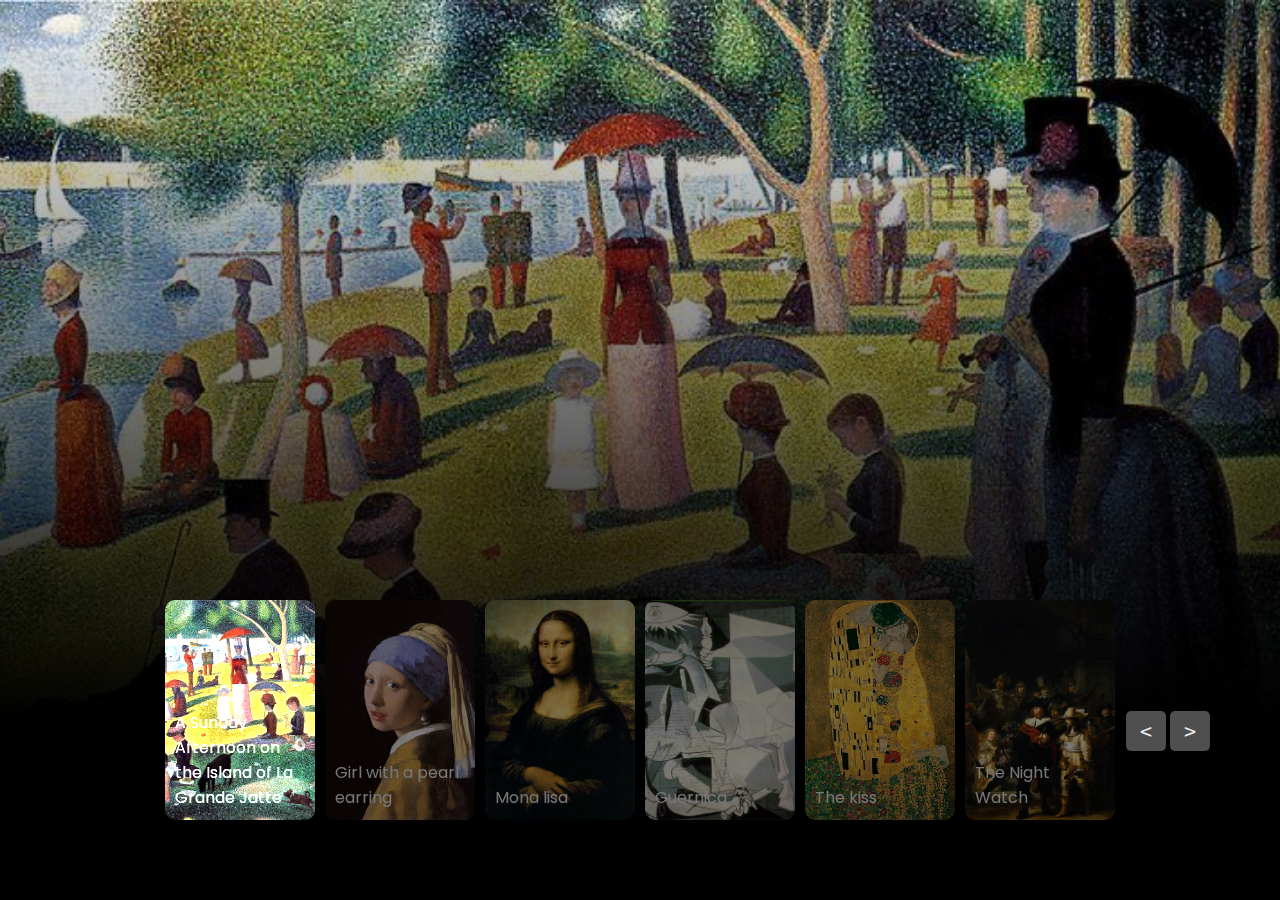
<file: website2/paintings.html>
<!DOCTYPE html>
<html lang="en">
<head>
    <meta charset="UTF-8">
    <meta name="viewport" content="width=device-width, initial-scale=1.0">
    <title>Document</title>
    <link rel="stylesheet" href="style.css">
</head>
<body>
   
    <div class="slider">
        <!-- list Items -->
        <div class="list">
            <div class="item active">
                <img src="images/A sunday afternoon.jpg">
                <div class="content">
                    <p>by Georges Seurat.</p>
                    <h2>A sunday afternoon</h2>
                    <p>
                        Using the unique technique of pointillism, creating a complete image that is made up of only distinct individual dots,<br>
                        the French painter Georges Seurat brings us his most famous piece A Sunday Afternoon on the Island of La Grande Jatte.
                    </p>
                </div>
            </div>
            <div class="item">
                <img src="images/Girl-with-a-pearl-earring.jpg">
                <div class="content">
                    <p>by Johannes Vermeer.</p>
                    <h2>Girl with a pearl earring</h2>
                    <p>
                        Considered by some to be the "Mona Lisa of the North," this enchanting painting by the Dutch artist, Johannes Vermeer, features exactly what the title infers - a Girl with a Peal Earring.<br>
                        Completed circa 1665, this piece can now be found in the Mauritshuis Gallery in the Hague.        
                    </p>
                </div>
            </div>
            <div class="item">
                <img src="images/Mona-lisa.jpg">
                <div class="content">
                    <p>by Leonardo Da Vinci.</p>
                    <h2>Mona Lisa</h2>
                    <p>
                        Any list of Most Famous Paintings would be incomplete without the mention of the Mona Lisa by Leonardo da Vinci.<br> 
                        This infamous portrait of Lisa del Giocondo was completed some time between 1503-1519 and currently on display at the Musee du Louvre in Paris.
                    </p>
                </div>
            </div>
            <div class="item">
                <img src="images/most-famous-paintings-4.jpg">
                <div class="content">
                    <p>by Pablo Picasso</p>
                    <h2>Guernica</h2>
                    <p>
                        Inspired by the bombing of Guernica, Spain, during the Spanish Civil War, Pablo Picasso completed this most famous piece, Guernica, in 1937. <br>
                        This piece was originally commissioned by the Spanish government and intended to depict the suffering of war and ultimately stand as symbol for peace.
                    </p>
                </div>
            </div>
            <div class="item">
                <img src="images/The-Kiss.jpg">
                <div class="content">
                    <p>by Gustav Klimt</p>
                    <h2>The Kiss</h2>
                    <p>
                        Easily touted as Gustav Klimt's most famous painting, The Kiss is a realistic yet geometric depiction of a kissing couple, completed in 1908 in Vienna, Austria.<br>
                        What makes this piece different than the other oil paintings on the list is that it also incorporates gold leaf on canvas (in addition to oils).
                    </p>
                </div>
            </div>
            <div class="item">
                <img src="images/The-night-watch.jpg">
                <div class="content">
                    <p>by Rembrandt</p>
                    <h2>The Night Watch</h2>
                    <p>
                        In its native Dutch tongue, De Nachtwacht is most popularly referred to in modern culture as The Night Watch.<br> 
                        Using oil on canvas, Rembrandt (van Rijn) was commissioned by a militia captain and his 17 militia guards in 1642 to paint their company, in an effort to show off for the French Queen that would be visiting.
                    </p>
                </div>
            </div>
        </div>
        <!-- button arrows -->
        <div class="arrows">
            <button id="prev"><</button>
            <button id="next">></button>
        </div>
        <!-- thumbnail -->
        <div class="thumbnail">
            <div class="item active">
                <img src="images/A sunday afternoon.jpg">
                <div class="content">
                    A Sunday Afternoon on the Island of La Grande Jatte
                </div>
            </div>
            <div class="item">
                <img src="images/Girl-with-a-pearl-earring.jpg">
                <div class="content">
                    Girl with a pearl earring
                </div>
            </div>
            <div class="item">
                <img src="images/Mona-lisa.jpg">
                <div class="content">
                    Mona lisa
                </div>
            </div>
            <div class="item">
                <img src="images/most-famous-paintings-4.jpg">
                <div class="content">
                    Guernica
                </div>
            </div>
            <div class="item">
                <img src="images/The-Kiss.jpg">
                <div class="content">
                    The kiss
                </div>
            </div>
            <div class="item">
                <img src="images/The-night-watch.jpg">
                <div class="content">
                    The Night Watch
                </div>
            </div>
        </div>
    </div>

    

    <script src="app.js"></script>
</body>
</html>
</file>
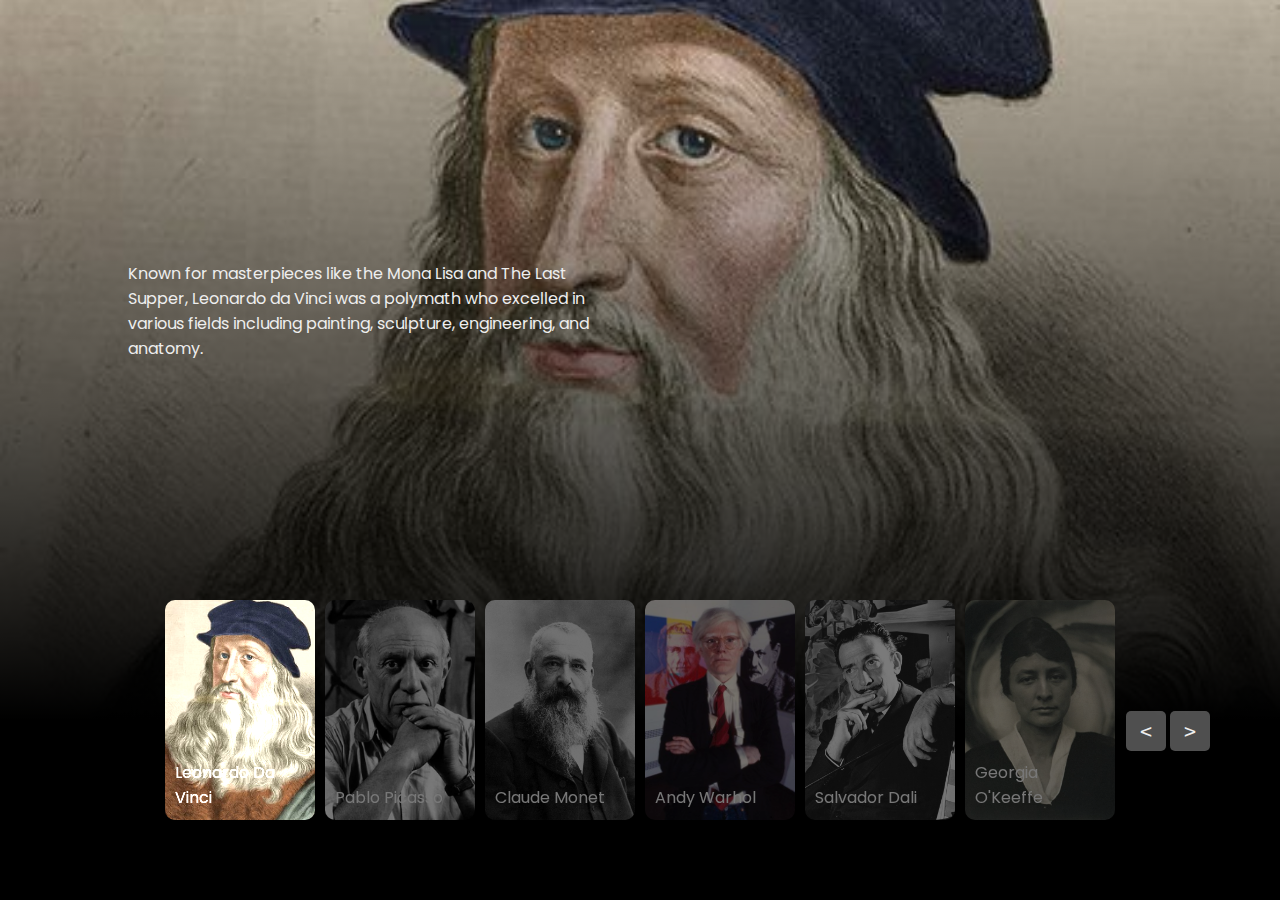
<file: website3/artists.html>
<!DOCTYPE html>
<html lang="en">
<head>
    <meta charset="UTF-8">
    <meta name="viewport" content="width=device-width, initial-scale=1.0">
    <title>Famous Artists</title>
    <link rel="stylesheet" href="style.css">
</head>
<body>
   
    <div class="slider">
        <!-- list Items -->
        <div class="list">
            <div class="item active">
                <img src="images/artist1.jpg">
                <div class="content">
                    <h2>Leonardo da Vinci</h2>
                    <p>
                        Known for masterpieces like the Mona Lisa and The Last Supper, Leonardo da Vinci was a polymath who excelled in various fields including painting, sculpture, engineering, and anatomy.
                    </p>
                </div>
            </div>
            <div class="item">
                <img src="images/artist2.jpg">
                <div class="content">
                    <h2>Pablo Picasso</h2>
                    <p>
                        A pioneer of Cubism, Pablo Picasso is known for breaking the traditional concepts of perspective and form in art, with notable works like Guernica and Les Demoiselles d'Avignon.
                    </p>
                </div>
            </div>
            <div class="item">
                <img src="images/artist3.jpg">
                <div class="content">
                    <h2>Claude Monet</h2>
                    <p>
                        A founder of French Impressionist painting, Claude Monet is best known for his series of paintings depicting water lilies, haystacks, and the Rouen Cathedral, emphasizing light and atmosphere.
                    </p>
                </div>
            </div>
            <div class="item">
                <img src="images/artist4.jpg">
                <div class="content">
                    <h2>Andy Warhol</h2>
                    <p>
                        Andy Warhol was a leading figure in the Pop Art movement, known for his iconic works featuring Campbell's Soup Cans, Marilyn Monroe, and the use of mass-production techniques in art.
                    </p>
                </div>
            </div>
            <div class="item">
                <img src="images/artist5.jpg">
                <div class="content">
                    <h2>Salvador Dalí</h2>
                    <p>
                        Salvador Dalí is known for his striking and bizarre images, including The Persistence of Memory, which features melting clocks and explores themes of dream and reality.
                    </p>
                </div>
            </div>
            <div class="item">
                <img src="images/artist6.jpg">
                <div class="content">
                    <h2>Georgia O'Keeffe</h2>
                    <p>
                        Georgia O'Keeffe is known for her paintings of enlarged flowers, New York skyscrapers, and New Mexico landscapes, blending abstraction and representation in unique ways.
                    </p>
                </div>
            </div>
        </div>
        <!-- button arrows -->
        <div class="arrows">
            <button id="prev"><</button>
            <button id="next">></button>
        </div>
        <!-- thumbnail -->
        <div class="thumbnail">
            <div class="item active">
                <img src="images/artist1.jpg">
                <div class="content">
                    Leonardo Da Vinci
                </div>
            </div>
            <div class="item">
                <img src="images/artist2.jpg">
                <div class="content">
                    Pablo Picasso
                </div>
            </div>
            <div class="item">
                <img src="images/artist3.jpg">
                <div class="content">
                    Claude Monet
                </div>
            </div>
            <div class="item">
                <img src="images/artist4.jpg">
                <div class="content">
                    Andy Warhol
                </div>
            </div>
            <div class="item">
                <img src="images/artist5.jpg">
                <div class="content">
                    Salvador Dali
                </div>
            </div>
            <div class="item">
                <img src="images/artist6.jpg">
                <div class="content">
                    Georgia O'Keeffe
                </div>
            </div>
        </div>
    </div>

    <script src="app.js"></script>
</body>
</html>
</file>
<file: website2/style.css>
@import url('https://fonts.googleapis.com/css2?family=Poppins:ital,wght@0,100;0,200;0,300;0,400;0,500;0,600;0,700;0,800;0,900;1,100;1,200;1,300;1,400;1,500;1,600;1,700;1,800;1,900&display=swap');
body{
    font-family: Poppins;
    margin: 0;
    background-color: #010101;
    color: #eee;
}
svg{
    width: 25px;
}
header{
    width: 1200px;
    max-width: 90%;
    margin: auto;
    display: grid;
    grid-template-columns: 50px 1fr 50px;
    grid-template-rows: 50px;
    justify-content: center;
    align-items: center;
    position: relative;
    z-index: 100;
}
header .logo{
    font-weight: bold;
}
header .menu{
    padding: 0;
    margin: 0;
    list-style: none;
    display: flex;
    justify-content: center;
    gap: 20px;
    font-weight: 500;
}
/* css slider */
.slider{
    height: 100vh;
    position: relative;
}
.slider .list .item{
    position: absolute;
    inset: 0 0 0 0;
    overflow: hidden;
    opacity: 0;
    transition: .5s;
}
.slider .list .item img{
    width: 100%;
    height: 100%;
    object-fit: cover;
}
.slider .list .item::after{
    content: '';
    width: 100%;
    height: 100%;
    position: absolute;
    left: 0;
    bottom: 0;
    background-image: linear-gradient(
        to top, #000 20%, transparent
    );
}
.slider .list .item .content{
    position: absolute;
    left: 10%;
    top: 5%;
    width: 500px;
    max-width: 80%;
    z-index: 2;
}
.slider .list .item .content p:nth-child(1){
    text-transform: uppercase;
    letter-spacing: 10px;
    
}
.slider .list .item .content h2{
    font-size: 100px;
    margin: 0;
    line-height: 1;

}
.slider .list .item.active{
    opacity: 1;
    z-index: 10;
}
@keyframes showContent {
    to{
        transform: translateY(0);
        filter: blur(0);
        opacity: 1;
    }
}
.slider .list .item.active p:nth-child(1),
.slider .list .item.active h2,
.slider .list .item.active p:nth-child(3){
    transform: translateY(30px);
    filter: blur(20px);
    opacity: 0;
    animation: showContent .5s .7s ease-in-out 1 forwards;
}
.slider .list .item.active h2{
    animation-delay: 1s;
}
.slider .list .item.active p:nth-child(3){
    animation-duration: 1.3s;
}
.arrows{
    position: absolute;
    top: 79%;
    right: 70px;
    z-index: 100;
}

.arrows button{
    background-color: #eee5;
    border: none;
    font-family: monospace;
    width: 40px;
    height: 40px;
    border-radius: 5px;
    font-size: x-large;
    color: #eee;
    transition: .5s;
}

.arrows button:hover{
    background-color: #eee;
    color: black;
}

.thumbnail{
    position: absolute;
    bottom: 50px;
    z-index: 11;
    display: flex;
    gap: 10px;
    width: 100%;
    height: 250px;
    padding: 0 50px;
    box-sizing: border-box;
    overflow: auto;
    justify-content: center;
}
.thumbnail::-webkit-scrollbar{
    width: 0;
}
.thumbnail .item{
    width: 150px;
    height: 220px;
    filter: brightness(.5);
    transition: .5s;
    flex-shrink: 0;
}
.thumbnail .item img{
    width: 100%;
    height: 100%;
    object-fit: cover;
    border-radius: 10px;
}
.thumbnail .item.active{
    filter: brightness(1.5);
}
.thumbnail .item .content{
    position: absolute;
    inset: auto 10px 10px 10px;
}
@media screen and (max-width: 678px) {
    .thumbnail{
        justify-content: start;
    }
    .slider .list .item .content h2{
        font-size: 60px;
    }
    .arrows{
        top: 10%;
    }
}
</file>
<file: website3/style.css>
@import url('https://fonts.googleapis.com/css2?family=Poppins:ital,wght@0,100;0,200;0,300;0,400;0,500;0,600;0,700;0,800;0,900;1,100;1,200;1,300;1,400;1,500;1,600;1,700;1,800;1,900&display=swap');
body{
    font-family: Poppins;
    margin: 0;
    background-color: #010101;
    color: #eee;
}
svg{
    width: 25px;
}
header{
    width: 1200px;
    max-width: 90%;
    margin: auto;
    display: grid;
    grid-template-columns: 50px 1fr 50px;
    grid-template-rows: 50px;
    justify-content: center;
    align-items: center;
    position: relative;
    z-index: 100;
}
header .logo{
    font-weight: bold;
}
header .menu{
    padding: 0;
    margin: 0;
    list-style: none;
    display: flex;
    justify-content: center;
    gap: 20px;
    font-weight: 500;
}
/* css slider */
.slider{
    height: 100vh;
    position: relative;
}
.slider .list .item{
    position: absolute;
    inset: 0 0 0 0;
    overflow: hidden;
    opacity: 0;
    transition: .5s;
}
.slider .list .item img{
    width: 100%;
    height: 100%;
    object-fit: cover;
}
.slider .list .item::after{
    content: '';
    width: 100%;
    height: 100%;
    position: absolute;
    left: 0;
    bottom: 0;
    background-image: linear-gradient(
        to top, #000 20%, transparent
    );
}
.slider .list .item .content{
    position: absolute;
    left: 10%;
    top: 5%;
    width: 500px;
    max-width: 80%;
    z-index: 2;
}
.slider .list .item .content p:nth-child(1){
    text-transform: uppercase;
    letter-spacing: 10px;
    
}
.slider .list .item .content h2{
    font-size: 100px;
    margin: 0;
    line-height: 1;

}
.slider .list .item.active{
    opacity: 1;
    z-index: 10;
}
@keyframes showContent {
    to{
        transform: translateY(0);
        filter: blur(0);
        opacity: 1;
    }
}
.slider .list .item.active p:nth-child(1),
.slider .list .item.active h2,
.slider .list .item.active p:nth-child(3){
    transform: translateY(30px);
    filter: blur(20px);
    opacity: 0;
    animation: showContent .5s .7s ease-in-out 1 forwards;
}
.slider .list .item.active h2{
    animation-delay: 1s;
}
.slider .list .item.active p:nth-child(3){
    animation-duration: 1.3s;
}
.arrows{
    position: absolute;
    top: 79%;
    right: 70px;
    z-index: 100;
}

.arrows button{
    background-color: #eee5;
    border: none;
    font-family: monospace;
    width: 40px;
    height: 40px;
    border-radius: 5px;
    font-size: x-large;
    color: #eee;
    transition: .5s;
}

.arrows button:hover{
    background-color: #eee;
    color: black;
}

.thumbnail{
    position: absolute;
    bottom: 50px;
    z-index: 11;
    display: flex;
    gap: 10px;
    width: 100%;
    height: 250px;
    padding: 0 50px;
    box-sizing: border-box;
    overflow: auto;
    justify-content: center;
}
.thumbnail::-webkit-scrollbar{
    width: 0;
}
.thumbnail .item{
    width: 150px;
    height: 220px;
    filter: brightness(.5);
    transition: .5s;
    flex-shrink: 0;
}
.thumbnail .item img{
    width: 100%;
    height: 100%;
    object-fit: cover;
    border-radius: 10px;
}
.thumbnail .item.active{
    filter: brightness(1.5);
}
.thumbnail .item .content{
    position: absolute;
    inset: auto 10px 10px 10px;
}
@media screen and (max-width: 678px) {
    .thumbnail{
        justify-content: start;
    }
    .slider .list .item .content h2{
        font-size: 60px;
    }
    .arrows{
        top: 10%;
    }
}
</file>
